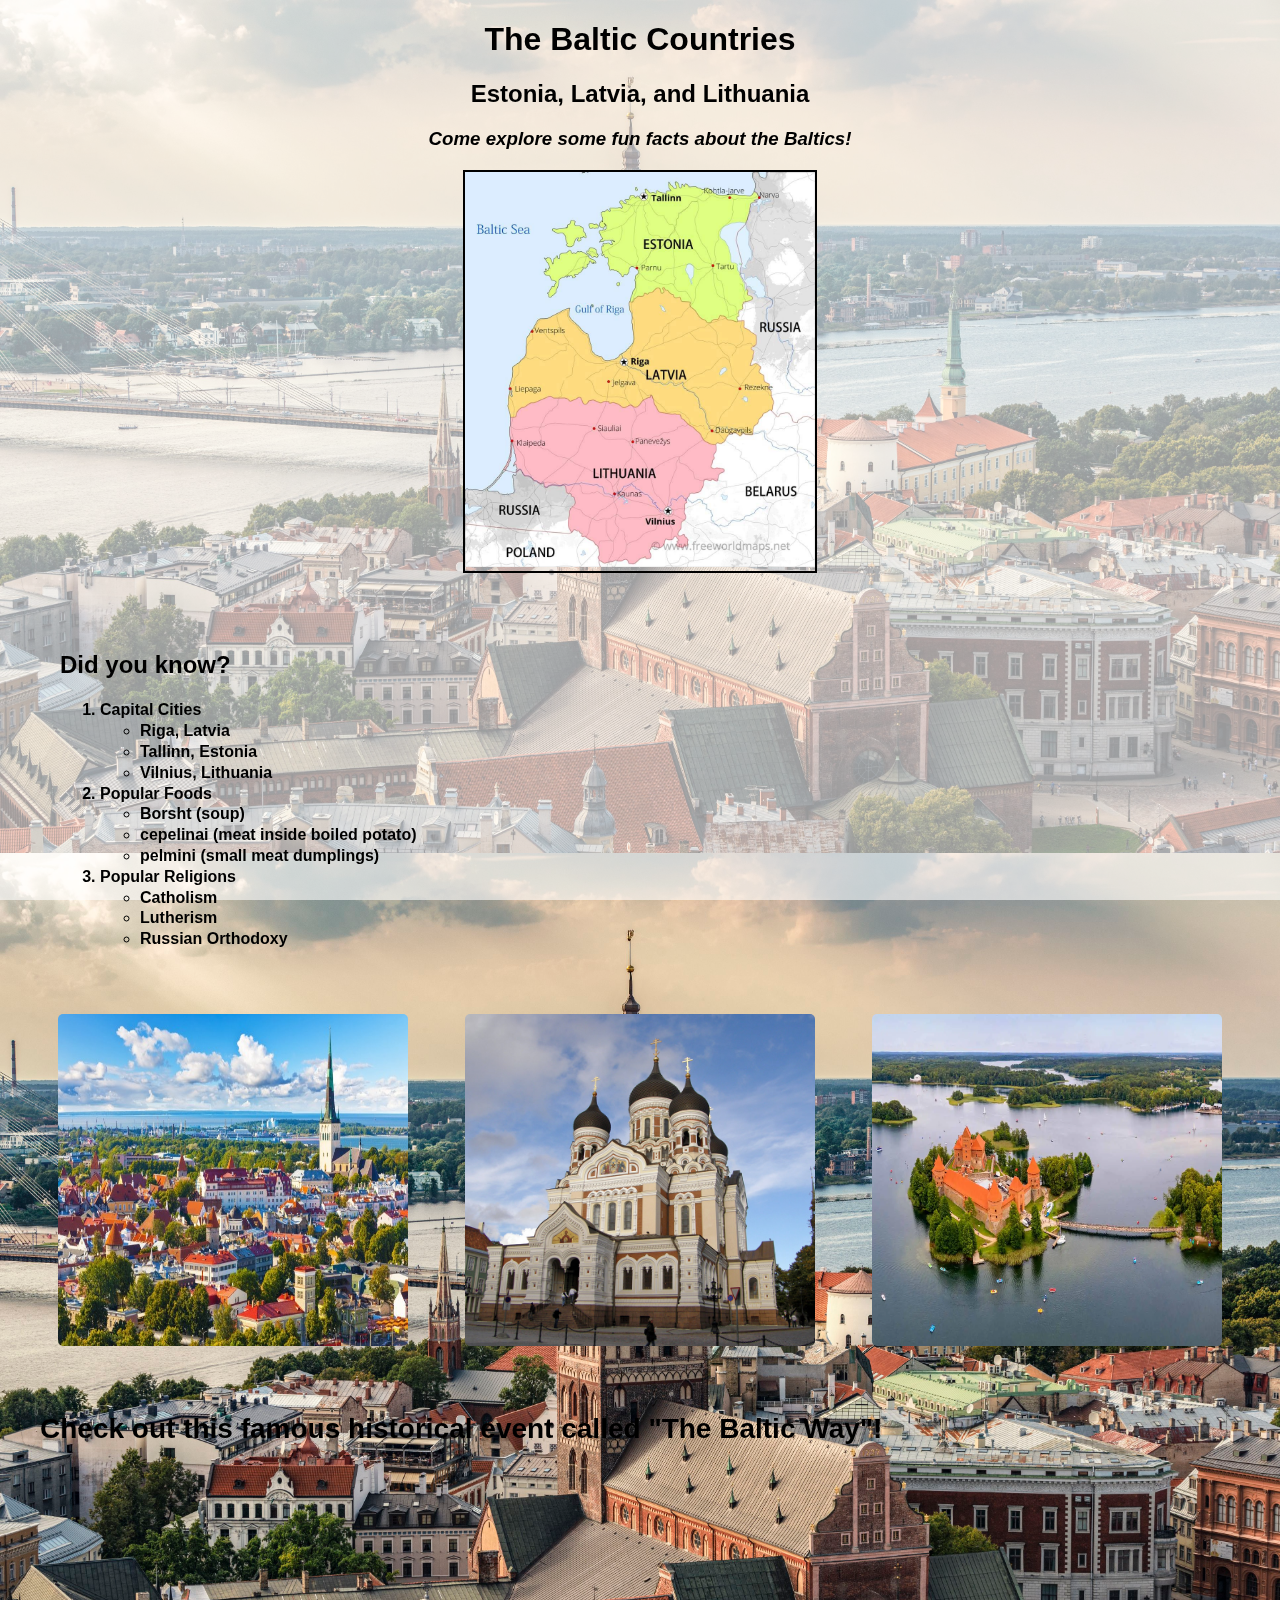
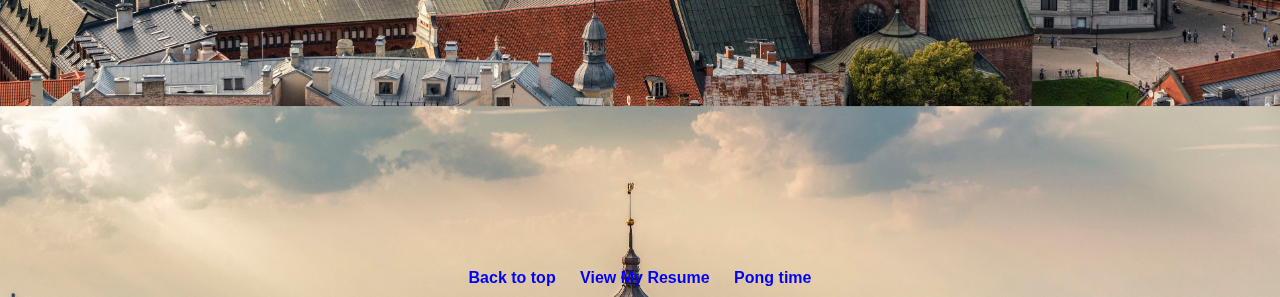
<file: index.html>
<!DOCTYPE html>
<html lang="en">
<head>
    <meta charset="UTF-8">
    <meta name="viewport" content="width=device-width, initial-scale=1.0">
    <title>Baltics</title>
    <link rel="stylesheet" href="startbootstrap-business-frontpage-gh-pages/css/balticstyle.css">
</head>
<body>

    <!--<img src="../IS 201 Final Project/riga-latvia.jpg" alt="Riga, Latvia"> -->

    <div class="title">
    <!--Headings/beginning explanation-->
   <h1>The Baltic Countries</h1>
   <h2 class="color">Estonia, Latvia, and Lithuania</h2>
   <h3 class="italic">Come explore some fun facts about the Baltics!</h3>
   </div>

   <!--Images-->
   <div class="map">
   <img src="baltic-countries-map.jpg" alt="Map of the Baltic Countries" width="350px">
   </div>

   <br>
   <br>

    <!--Lists of Information about the Baltics-->
   <div class="lists">
    <h2>Did you know?</h2>
   <ol>
        <li>Capital Cities
             <ul>
                <li>Riga, Latvia</li>
                <li>Tallinn, Estonia</li>
                <li>Vilnius, Lithuania</li>
             </ul> 
        </li>

        <li>Popular Foods
             <ul> 
                <li>Borsht (soup)</li>
                <li>cepelinai (meat inside boiled potato)</li>
                <li>pelmini (small meat dumplings)</li>
             </ul>
        </li>

        <li>Popular Religions
            <ul>
                <li>Catholism</li>
                <li>Lutherism</li>
                <li>Russian Orthodoxy</li>
            </ul>
        </li>
   </ol>
   </div>

   <br>
<div class="images">
   <img src="tallinn-estonia.jpg" alt="Old Town Tallinn, Estonia" width="350px">
   <img src="estonia-cathdral.jpg" alt="Estonian Music Festival" width="350px">
   <img src="trakai-lithuania.jpg" alt="Castle of Trakai in Lithuania" width="350px">
</div>

<br>
 
<div class="history">
    <h1>Check out this famous historical event called "The Baltic Way"!</h1>
</div>
<br>
   <iframe width="560" height="315" src="https://www.youtube.com/embed/hOXyikrT1MM?si=Sm6ZIS8iobGL-Xme" title="YouTube video player" frameborder="0" allow="accelerometer; autoplay; clipboard-write; encrypted-media; gyroscope; picture-in-picture; web-share" referrerpolicy="strict-origin-when-cross-origin" allowfullscreen></iframe>
   <br>
   <br>

   <div class='tableauPlaceholder' id='viz1765911962050' style='position: relative'><noscript><a href='#'><img alt=' ' src='https:&#47;&#47;public.tableau.com&#47;static&#47;images&#47;DW&#47;DWGQ3HKH2&#47;1_rss.png' style='border: none' /></a></noscript><object class='tableauViz'  style='display:none;'><param name='host_url' value='https%3A%2F%2Fpublic.tableau.com%2F' /> <param name='embed_code_version' value='3' /> <param name='path' value='shared&#47;DWGQ3HKH2' /> <param name='toolbar' value='yes' /><param name='static_image' value='https:&#47;&#47;public.tableau.com&#47;static&#47;images&#47;DW&#47;DWGQ3HKH2&#47;1.png' /> <param name='animate_transition' value='yes' /><param name='display_static_image' value='yes' /><param name='display_spinner' value='yes' /><param name='display_overlay' value='yes' /><param name='display_count' value='yes' /><param name='language' value='en-US' /></object></div>                <script type='text/javascript'>                    var divElement = document.getElementById('viz1765911962050');                    var vizElement = divElement.getElementsByTagName('object')[0];                    if ( divElement.offsetWidth > 800 ) { vizElement.style.minWidth='1169px';vizElement.style.maxWidth='100%';vizElement.style.minHeight='877px';vizElement.style.maxHeight=(divElement.offsetWidth*0.75)+'px';} else if ( divElement.offsetWidth > 500 ) { vizElement.style.minWidth='1169px';vizElement.style.maxWidth='100%';vizElement.style.minHeight='877px';vizElement.style.maxHeight=(divElement.offsetWidth*0.75)+'px';} else { vizElement.style.width='100%';vizElement.style.minHeight='1700px';vizElement.style.maxHeight=(divElement.offsetWidth*1.77)+'px';}                     var scriptElement = document.createElement('script');                    scriptElement.src = 'https://public.tableau.com/javascripts/api/viz_v1.js';                    vizElement.parentNode.insertBefore(scriptElement, vizElement);                </script>

   <div class="reference">
    <a href="#top">Back to top</a>
    <a href="startbootstrap-business-frontpage-gh-pages/resume.html">View My Resume</a>
    <a href="ai.html">Pong time</a>
    </div>
</body>
</html>
</file>
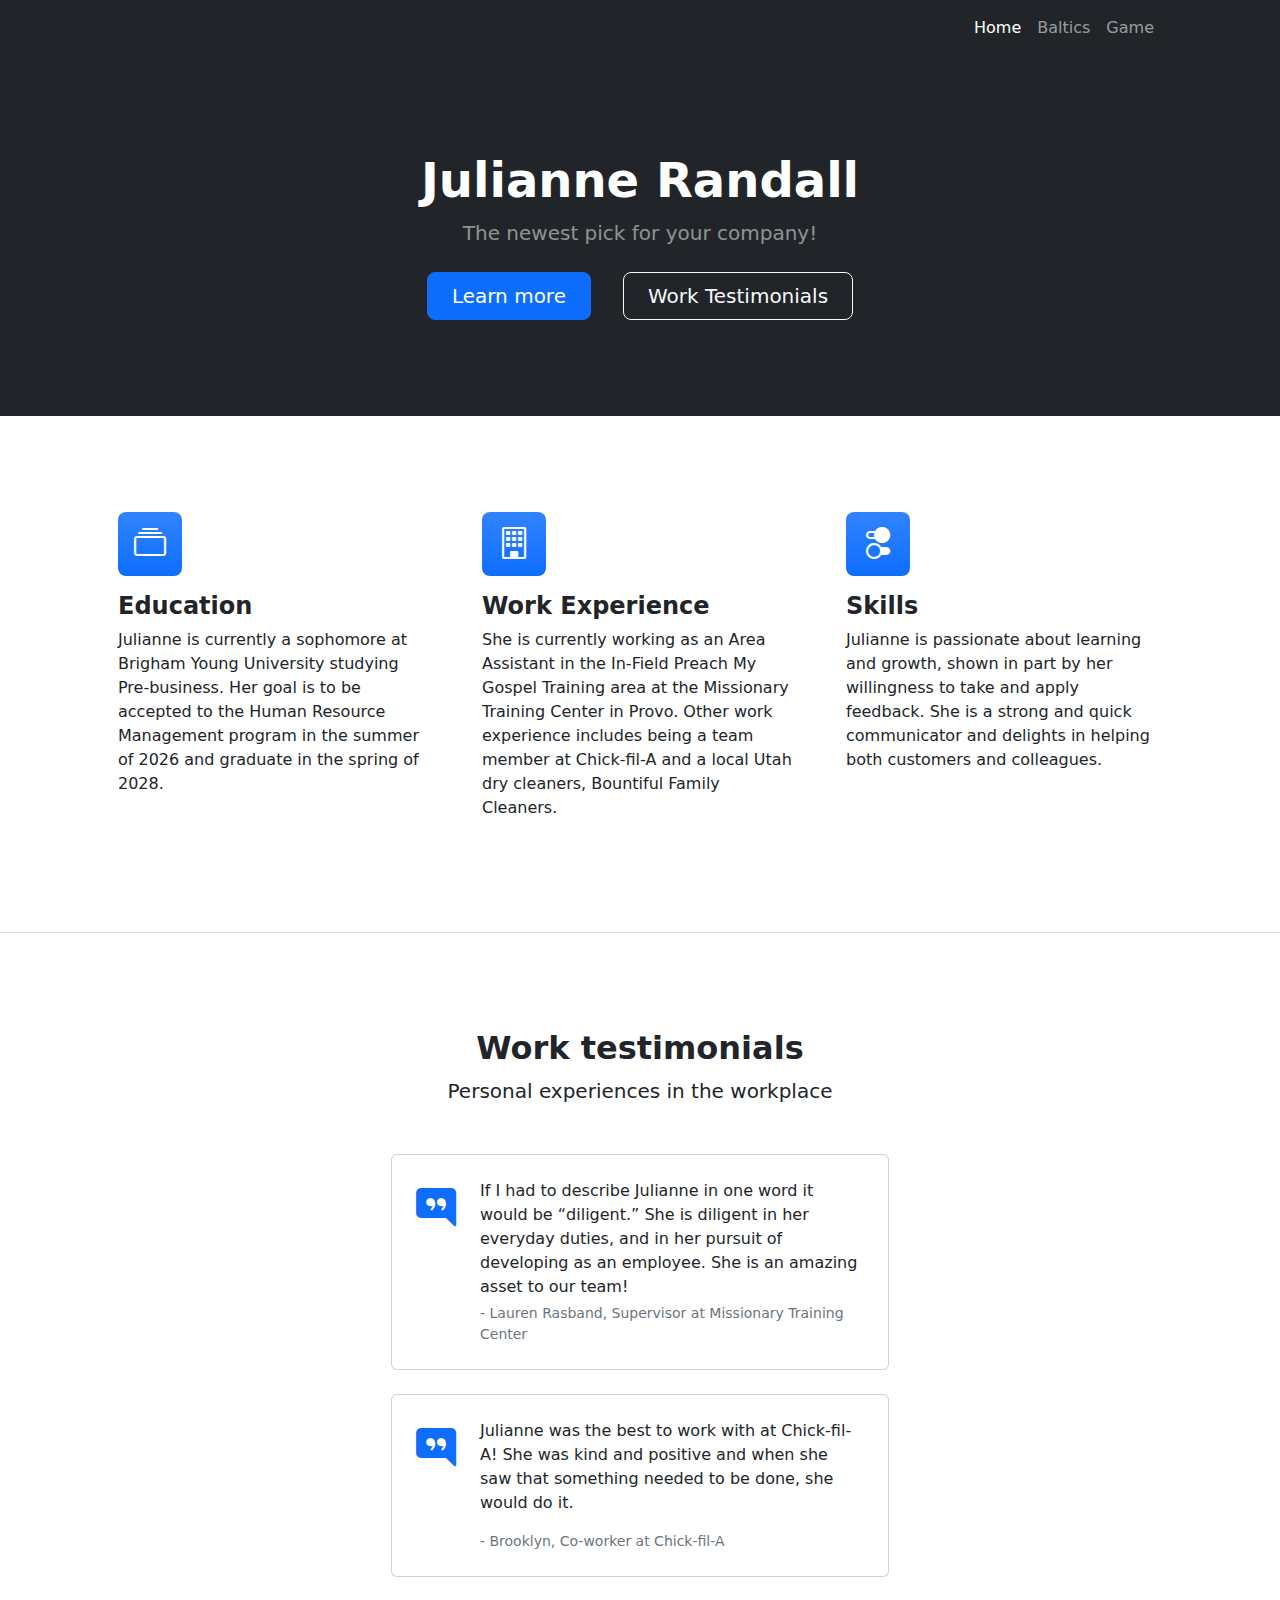
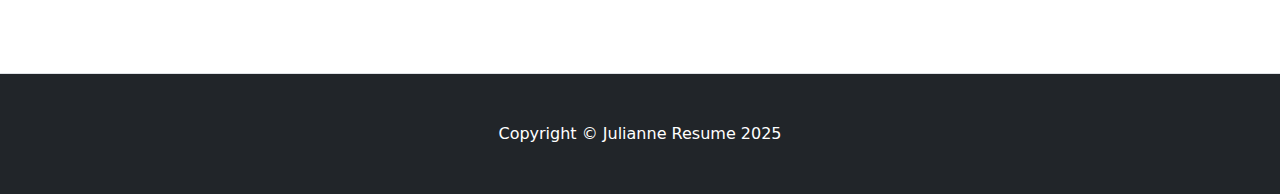
<file: startbootstrap-business-frontpage-gh-pages/resume.html>
<!DOCTYPE html>
<html lang="en">
    <head>
        <meta charset="utf-8" />
        <meta name="viewport" content="width=device-width, initial-scale=1, shrink-to-fit=no" />
        <meta name="description" content="" />
        <meta name="author" content="" />
        <title>Resume</title>
        <!-- Favicon-->
        <link rel="icon" type="image/x-icon" href="assets/favicon.ico" />
        <!-- Bootstrap icons-->
        <link href="https://cdn.jsdelivr.net/npm/bootstrap-icons@1.4.1/font/bootstrap-icons.css" rel="stylesheet" />
        <!-- Core theme CSS (includes Bootstrap)-->
        <link href="css/styles.css" rel="stylesheet" />
    </head>
    <body>
        <!-- Responsive navbar-->
        <nav class="navbar navbar-expand-lg navbar-dark bg-dark">
            <div class="container px-5">
                My Resume
                <button class="navbar-toggler" type="button" data-bs-toggle="collapse" data-bs-target="#navbarSupportedContent" aria-controls="navbarSupportedContent" aria-expanded="false" aria-label="Toggle navigation"><span class="navbar-toggler-icon"></span></button>
                <div class="collapse navbar-collapse" id="navbarSupportedContent">
                    <ul class="navbar-nav ms-auto mb-2 mb-lg-0">
                        <li class="nav-item"><a class="nav-link active" aria-current="page" href="#!">Home</a></li>
                        <li class="nav-item"><a class="nav-link" href="../index.html">Baltics</a></li>
                        <li class="nav-item"><a class="nav-link" href="../ai.html">Game</a></li>
                    </ul>
                </div>
            </div>
        </nav>
        <!-- Header-->
        <header class="bg-dark py-5">
            <div class="container px-5">
                <div class="row gx-5 justify-content-center">
                    <div class="col-lg-6">
                        <div class="text-center my-5">
                            <h1 class="display-5 fw-bolder text-white mb-2">Julianne Randall</h1>
                            <p class="lead text-white-50 mb-4">The newest pick for your company!</p>
                            <div class="d-grid gap-3 d-sm-flex justify-content-sm-center">
                                <a class="btn btn-primary btn-lg px-4 me-sm-3" href="#features">Learn more</a>
                                <a class="btn btn-outline-light btn-lg px-4" href="#testimonials">Work Testimonials</a>
                            </div>
                        </div>
                    </div>
                </div>
            </div>
        </header>
        <!-- Features section-->
        <section class="py-5 border-bottom" id="features">
            <div class="container px-5 my-5">
                <div class="row gx-5">
                    <div class="col-lg-4 mb-5 mb-lg-0">
                        <div class="feature bg-primary bg-gradient text-white rounded-3 mb-3"><i class="bi bi-collection"></i></div>
                        <h2 class="h4 fw-bolder">Education</h2>
                        <p>Julianne is currently a sophomore at Brigham Young University studying Pre-business. Her goal is to be accepted to the Human Resource Management program in the summer of 2026 and graduate in the spring of 2028.</p>
                    
                        </a>
                    </div>
                    <div class="col-lg-4 mb-5 mb-lg-0">
                        <div class="feature bg-primary bg-gradient text-white rounded-3 mb-3"><i class="bi bi-building"></i></div>
                        <h2 class="h4 fw-bolder">Work Experience</h2>
                        <p>She is currently working as an Area Assistant in the In-Field Preach My Gospel Training area at the Missionary Training Center in Provo. Other work experience includes being a team member at Chick-fil-A and a local Utah dry cleaners, Bountiful Family Cleaners.</p>
                        
                    </div>
                    <div class="col-lg-4">
                        <div class="feature bg-primary bg-gradient text-white rounded-3 mb-3"><i class="bi bi-toggles2"></i></div>
                        <h2 class="h4 fw-bolder">Skills</h2>
                        <p>Julianne is passionate about learning and growth, shown in part by her willingness to take and apply feedback. She is a strong and quick communicator and delights in helping both customers and colleagues. </p>
                        
                    </div>
                </div>
            </div>
        </section>
        
        <!-- Testimonials section-->
        <section class="py-5 border-bottom">
            <div class="container px-5 my-5 px-5">
                <div class="text-center mb-5">
                    <h2 class="fw-bolder" id = "testimonials">Work testimonials</h2>
                    <p class="lead mb-0">Personal experiences in the workplace</p>
                </div>
                <div class="row gx-5 justify-content-center">
                    <div class="col-lg-6">
                        <!-- Testimonial 1-->
                        <div class="card mb-4">
                            <div class="card-body p-4">
                                <div class="d-flex">
                                    <div class="flex-shrink-0"><i class="bi bi-chat-right-quote-fill text-primary fs-1"></i></div>
                                    <div class="ms-4">
                                        <p class="mb-1">If I had to describe Julianne in one word it would be “diligent.” She is diligent in her everyday duties, and in her pursuit of developing as an employee. She is an amazing asset to our team!</p>
                                        <div class="small text-muted">- Lauren Rasband, Supervisor at Missionary Training Center</div>
                                    </div>
                                </div>
                            </div>
                        </div>
                        <!-- Testimonial 2-->
                        <div class="card">
                            <div class="card-body p-4">
                                <div class="d-flex">
                                    <div class="flex-shrink-0"><i class="bi bi-chat-right-quote-fill text-primary fs-1"></i></div>
                                    <div class="ms-4">
                                        <p class="mb-1">Julianne was the best to work with at Chick-fil-A! She was kind and positive and when she saw that something needed to be done, she would do it.</p></p>
                                        <div class="small text-muted">- Brooklyn, Co-worker at Chick-fil-A</div>
                                    </div>
                                </div>
                            </div>
                        </div>
                    </div>
                </div>
            </div>
        </section>
        
        <!-- Footer-->
        <footer class="py-5 bg-dark">
            <div class="container px-5"><p class="m-0 text-center text-white">Copyright &copy; Julianne Resume 2025</p></div>
        </footer>
        <!-- Bootstrap core JS-->
        <script src="https://cdn.jsdelivr.net/npm/bootstrap@5.2.3/dist/js/bootstrap.bundle.min.js"></script>
        <!-- Core theme JS-->
        <script src="js/scripts.js"></script>
        <!-- * * * * * * * * * * * * * * * * * * * * * * * * * * * * * * * * * * * * * * * *-->
        <!-- * *                               SB Forms JS                               * *-->
        <!-- * * Activate your form at https://startbootstrap.com/solution/contact-forms * *-->
        <!-- * * * * * * * * * * * * * * * * * * * * * * * * * * * * * * * * * * * * * * * *-->
        <script src="https://cdn.startbootstrap.com/sb-forms-latest.js"></script>
    </body>
</html>
</file>
<file: startbootstrap-business-frontpage-gh-pages/css/balticstyle.css>
body {
    margin: 0;
    font-family: Arial, Helvetica, sans-serif;
    /* color:  black; */
    padding: 0 40px; /*left and rigth padding throughout */
    background: url("../../riga-latvia.jpg");
    background-size: 100vw;
    font-weight: bold;
    position: relative;
}

body::before {
  content: "";
  position: fixed;
  top: 0; left: 0; right: 0; bottom: 0;
  background-color: rgba(255, 255, 255, 0.6); /* white overlay at 50% opacity */
  z-index: -1; /* stays behind content */
}

.italic {
    font-style: italic;
}
.title {
    margin-top: 0; /*start at top of page*/
    text-align: center;
}

/* prettier spacing for images */
.images {
    display: flex;
    justify-content: space-around;
    gap: 20px;
    margin: 30px 0;
}

.images img {
    max-width: 30%;
    border: 2px;
    border-radius: 5px;
}

.reference {
    margin-top: 40px;
    text-align: center;
}

.reference a {
    display: inline-block;
    margin: 10px;
    color: blue;
    text-decoration: none;
}

.reference a:hover {
    text-decoration: underline;
}

.color {
    color: black
}
.map {
    border: 2px solid black;  
    display: block; 
    width: fit-content;
    margin: 20px auto;
}

.lists {
    line-height: 1.3;
    padding-left: 20px;
}


.history {
    text-align: left;
    font-size: 14px;
    font-weight: bold;
}
</file>
